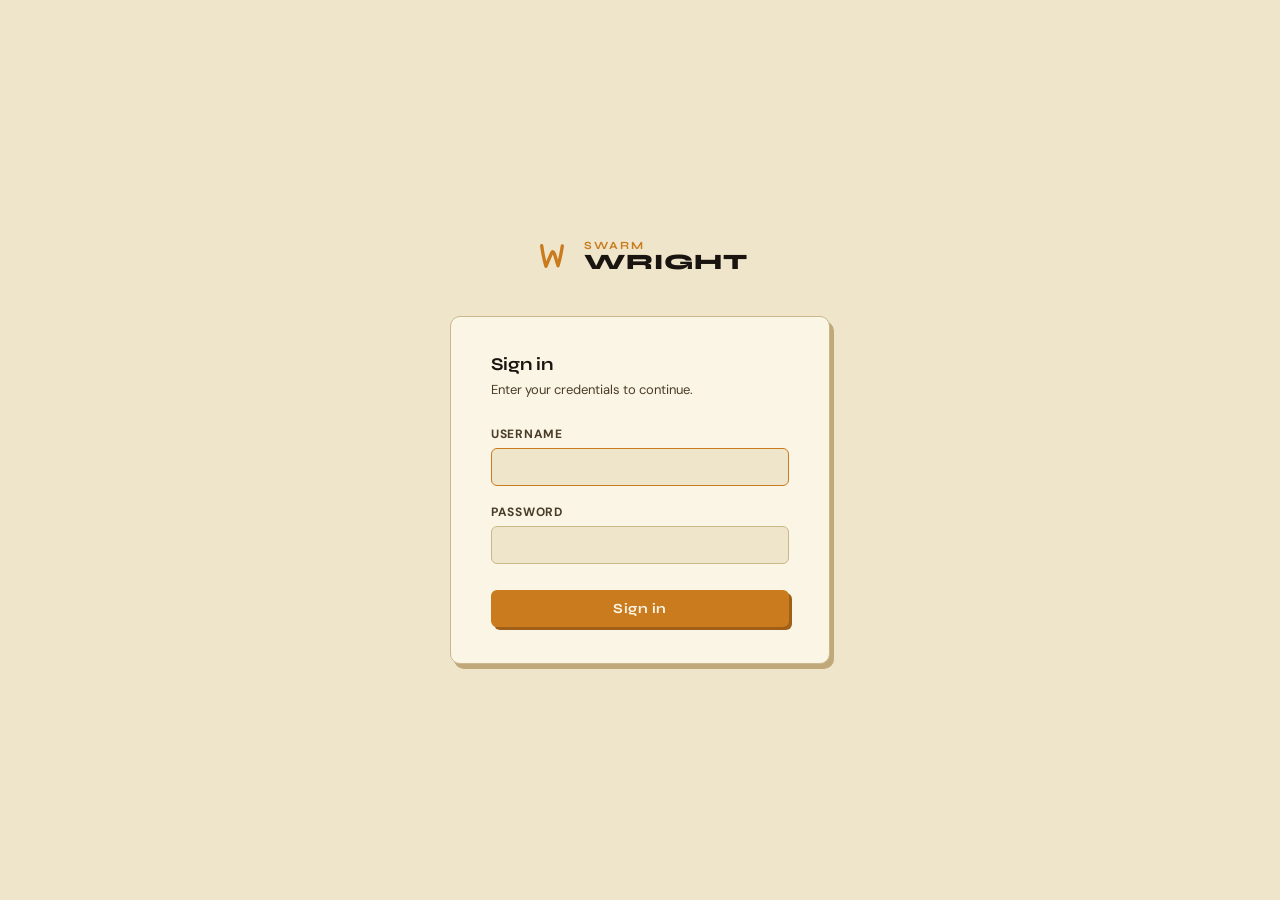
<file: app/static/login.html>
<!DOCTYPE html>
<html lang="en">
<head>
  <meta charset="utf-8">
  <meta name="viewport" content="width=device-width, initial-scale=1">
  <title>SwarmWright — Sign in</title>
  <link rel="icon" type="image/svg+xml" href="/static/favicon.svg">
  <link rel="preconnect" href="https://fonts.googleapis.com">
  <link rel="preconnect" href="https://fonts.gstatic.com" crossorigin>
  <link href="https://fonts.googleapis.com/css2?family=Syne:wght@700;800&family=DM+Sans:ital,wght@0,300;0,400;0,700&family=Caveat:wght@500&display=swap" rel="stylesheet">
  <style>
    *, *::before, *::after { box-sizing: border-box; margin: 0; padding: 0; }

    :root {
      --color-parchment: #EFE5CB;
      --color-card:      #FBF5E6;
      --color-ink:       #1A1410;
      --color-ink-soft:  #4A3C28;
      --color-ink-faint: #8A7A60;
      --color-primary:   #C97B1E;
      --color-cream-line:#C8B98A;
      --color-danger:    #a8423a;
      --shadow:          4px 5px 0 #C0A87A;
      --font-display:    'Syne', -apple-system, sans-serif;
      --font-sans:       'DM Sans', -apple-system, sans-serif;
      --font-hand:       'Caveat', cursive;
    }

    body {
      background: var(--color-parchment);
      font-family: var(--font-sans);
      color: var(--color-ink);
      min-height: 100vh;
      display: flex;
      flex-direction: column;
      align-items: center;
      justify-content: center;
      padding: 24px;
    }

    .brand {
      display: flex;
      align-items: center;
      gap: 12px;
      margin-bottom: 40px;
    }
    .brand-wordmark {
      display: flex;
      flex-direction: column;
      line-height: 1;
    }
    .brand-swarm {
      font-family: var(--font-display);
      font-size: 11px;
      font-weight: 700;
      letter-spacing: 0.18em;
      color: var(--color-primary);
      text-transform: uppercase;
    }
    .brand-name {
      font-family: var(--font-display);
      font-size: 22px;
      font-weight: 800;
      letter-spacing: 0.04em;
      color: var(--color-ink);
    }

    .card {
      background: var(--color-card);
      border: 1.5px solid var(--color-cream-line);
      border-radius: 10px;
      box-shadow: var(--shadow);
      padding: 36px 40px;
      width: 100%;
      max-width: 380px;
    }

    h1 {
      font-family: var(--font-display);
      font-size: 18px;
      font-weight: 700;
      margin-bottom: 6px;
    }
    .subtitle {
      font-size: 13px;
      color: var(--color-ink-soft);
      margin-bottom: 28px;
    }

    .field {
      margin-bottom: 18px;
    }
    label {
      display: block;
      font-size: 12px;
      font-weight: 700;
      letter-spacing: 0.06em;
      text-transform: uppercase;
      color: var(--color-ink-soft);
      margin-bottom: 6px;
    }
    input[type="text"],
    input[type="password"] {
      width: 100%;
      padding: 9px 12px;
      background: var(--color-parchment);
      border: 1.5px solid var(--color-cream-line);
      border-radius: 6px;
      font-family: var(--font-sans);
      font-size: 14px;
      color: var(--color-ink);
      outline: none;
      transition: border-color 0.15s;
    }
    input[type="text"]:focus,
    input[type="password"]:focus {
      border-color: var(--color-primary);
    }

    .btn {
      width: 100%;
      padding: 10px 0;
      background: var(--color-primary);
      color: #FBF5E6;
      border: none;
      border-radius: 6px;
      font-family: var(--font-display);
      font-size: 14px;
      font-weight: 700;
      letter-spacing: 0.04em;
      cursor: pointer;
      margin-top: 8px;
      box-shadow: 3px 3px 0 #a0601a;
      transition: opacity 0.15s, transform 0.1s;
    }
    .btn:hover { opacity: 0.9; }
    .btn:active { transform: translate(1px, 1px); box-shadow: 2px 2px 0 #a0601a; }
    .btn:disabled { opacity: 0.5; cursor: not-allowed; }

    .error-msg {
      background: #f9eded;
      border: 1.5px solid #c8a0a0;
      border-radius: 6px;
      padding: 10px 14px;
      font-size: 13px;
      color: var(--color-danger);
      margin-bottom: 18px;
      display: none;
    }
    .error-msg.visible { display: block; }
  </style>
</head>
<body>
  <div class="brand">
    <svg viewBox="-26 -26 132 128" width="40" height="40" xmlns="http://www.w3.org/2000/svg" aria-hidden="true" overflow="visible">
      <path d="M 6,4 C 9,26 14,52 20,72 C 25,60 33,40 40,26 C 47,13 55,60 60,70 C 66,50 71,26 74,5"
        fill="none" stroke="#C97B1E" stroke-width="11" stroke-linecap="round" stroke-linejoin="round"/>
    </svg>
    <div class="brand-wordmark">
      <span class="brand-swarm">Swarm</span>
      <span class="brand-name">WRIGHT</span>
    </div>
  </div>

  <div class="card">
    <h1>Sign in</h1>
    <p class="subtitle">Enter your credentials to continue.</p>

    <div class="error-msg" id="error-msg"></div>

    <form id="login-form" autocomplete="on">
      <div class="field">
        <label for="username">Username</label>
        <input type="text" id="username" name="username" autocomplete="username" autofocus required>
      </div>
      <div class="field">
        <label for="password">Password</label>
        <input type="password" id="password" name="password" autocomplete="current-password" required>
      </div>
      <button type="submit" class="btn" id="submit-btn">Sign in</button>
    </form>
  </div>

  <script>
    const form = document.getElementById('login-form');
    const errEl = document.getElementById('error-msg');
    const submitBtn = document.getElementById('submit-btn');

    form.addEventListener('submit', async (e) => {
      e.preventDefault();
      errEl.classList.remove('visible');
      submitBtn.disabled = true;
      submitBtn.textContent = 'Signing in…';

      const username = document.getElementById('username').value.trim();
      const password = document.getElementById('password').value;

      try {
        const res = await fetch('/api/v1/auth/login', {
          method: 'POST',
          headers: { 'Content-Type': 'application/json' },
          body: JSON.stringify({ username, password }),
        });
        const data = await res.json();
        if (res.ok) {
          const next = new URLSearchParams(location.search).get('next') || '/';
          location.href = next;
        } else {
          errEl.textContent = data?.error?.message || 'Login failed';
          errEl.classList.add('visible');
          submitBtn.disabled = false;
          submitBtn.textContent = 'Sign in';
        }
      } catch {
        errEl.textContent = 'Network error — please try again';
        errEl.classList.add('visible');
        submitBtn.disabled = false;
        submitBtn.textContent = 'Sign in';
      }
    });
  </script>
</body>
</html>
</file>
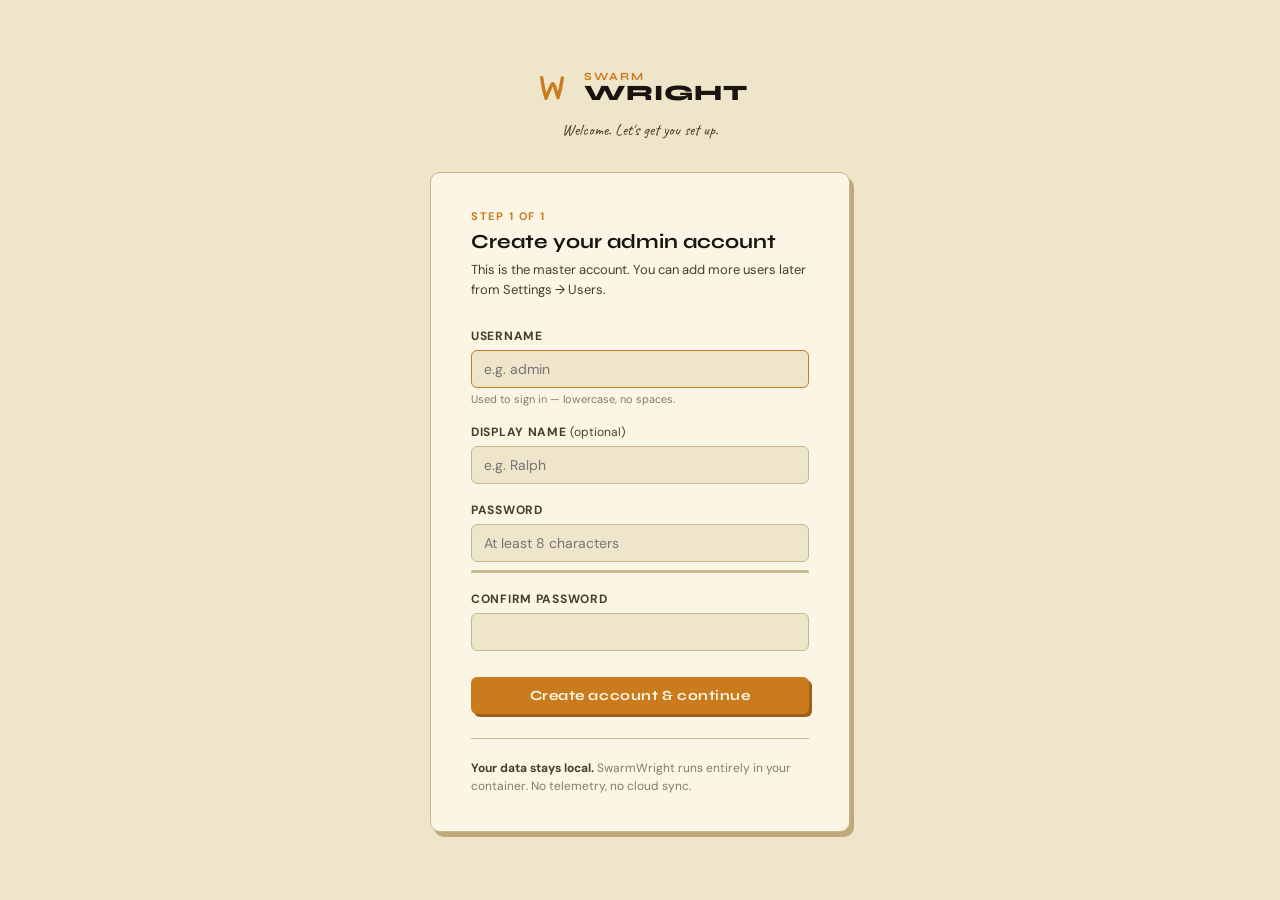
<file: app/static/setup.html>
<!DOCTYPE html>
<html lang="en">
<head>
  <meta charset="utf-8">
  <meta name="viewport" content="width=device-width, initial-scale=1">
  <title>SwarmWright — Setup</title>
  <link rel="icon" type="image/svg+xml" href="/static/favicon.svg">
  <link rel="preconnect" href="https://fonts.googleapis.com">
  <link rel="preconnect" href="https://fonts.gstatic.com" crossorigin>
  <link href="https://fonts.googleapis.com/css2?family=Syne:wght@700;800&family=DM+Sans:ital,wght@0,300;0,400;0,700&family=Caveat:wght@500&display=swap" rel="stylesheet">
  <style>
    *, *::before, *::after { box-sizing: border-box; margin: 0; padding: 0; }

    :root {
      --color-parchment: #EFE5CB;
      --color-card:      #FBF5E6;
      --color-ink:       #1A1410;
      --color-ink-soft:  #4A3C28;
      --color-ink-faint: #8A7A60;
      --color-primary:   #C97B1E;
      --color-cream-line:#C8B98A;
      --color-danger:    #a8423a;
      --color-success:   #4f7a4a;
      --shadow:          4px 5px 0 #C0A87A;
      --font-display:    'Syne', -apple-system, sans-serif;
      --font-sans:       'DM Sans', -apple-system, sans-serif;
      --font-hand:       'Caveat', cursive;
    }

    body {
      background: var(--color-parchment);
      font-family: var(--font-sans);
      color: var(--color-ink);
      min-height: 100vh;
      display: flex;
      flex-direction: column;
      align-items: center;
      justify-content: center;
      padding: 24px;
    }

    .brand {
      display: flex;
      align-items: center;
      gap: 12px;
      margin-bottom: 12px;
    }
    .brand-wordmark {
      display: flex;
      flex-direction: column;
      line-height: 1;
    }
    .brand-swarm {
      font-family: var(--font-display);
      font-size: 11px;
      font-weight: 700;
      letter-spacing: 0.18em;
      color: var(--color-primary);
      text-transform: uppercase;
    }
    .brand-name {
      font-family: var(--font-display);
      font-size: 22px;
      font-weight: 800;
      letter-spacing: 0.04em;
      color: var(--color-ink);
    }

    .tagline {
      font-family: var(--font-hand);
      font-size: 16px;
      color: var(--color-ink-soft);
      margin-bottom: 32px;
    }

    .card {
      background: var(--color-card);
      border: 1.5px solid var(--color-cream-line);
      border-radius: 10px;
      box-shadow: var(--shadow);
      padding: 36px 40px;
      width: 100%;
      max-width: 420px;
    }

    .step-label {
      font-size: 11px;
      font-weight: 700;
      letter-spacing: 0.14em;
      text-transform: uppercase;
      color: var(--color-primary);
      margin-bottom: 6px;
    }
    h1 {
      font-family: var(--font-display);
      font-size: 20px;
      font-weight: 700;
      margin-bottom: 6px;
    }
    .subtitle {
      font-size: 13px;
      color: var(--color-ink-soft);
      margin-bottom: 28px;
      line-height: 1.55;
    }

    .field {
      margin-bottom: 18px;
    }
    label {
      display: block;
      font-size: 12px;
      font-weight: 700;
      letter-spacing: 0.06em;
      text-transform: uppercase;
      color: var(--color-ink-soft);
      margin-bottom: 6px;
    }
    .field-hint {
      font-size: 11px;
      color: var(--color-ink-faint);
      margin-top: 4px;
    }
    input[type="text"],
    input[type="password"] {
      width: 100%;
      padding: 9px 12px;
      background: var(--color-parchment);
      border: 1.5px solid var(--color-cream-line);
      border-radius: 6px;
      font-family: var(--font-sans);
      font-size: 14px;
      color: var(--color-ink);
      outline: none;
      transition: border-color 0.15s;
    }
    input[type="text"]:focus,
    input[type="password"]:focus {
      border-color: var(--color-primary);
    }

    .strength-bar {
      height: 3px;
      border-radius: 2px;
      background: var(--color-cream-line);
      margin-top: 8px;
      overflow: hidden;
    }
    .strength-fill {
      height: 100%;
      border-radius: 2px;
      width: 0;
      transition: width 0.2s, background 0.2s;
    }

    .btn {
      width: 100%;
      padding: 10px 0;
      background: var(--color-primary);
      color: #FBF5E6;
      border: none;
      border-radius: 6px;
      font-family: var(--font-display);
      font-size: 14px;
      font-weight: 700;
      letter-spacing: 0.04em;
      cursor: pointer;
      margin-top: 8px;
      box-shadow: 3px 3px 0 #a0601a;
      transition: opacity 0.15s, transform 0.1s;
    }
    .btn:hover { opacity: 0.9; }
    .btn:active { transform: translate(1px, 1px); box-shadow: 2px 2px 0 #a0601a; }
    .btn:disabled { opacity: 0.5; cursor: not-allowed; }

    .error-msg {
      background: #f9eded;
      border: 1.5px solid #c8a0a0;
      border-radius: 6px;
      padding: 10px 14px;
      font-size: 13px;
      color: var(--color-danger);
      margin-bottom: 18px;
      display: none;
    }
    .error-msg.visible { display: block; }

    .divider {
      border: none;
      border-top: 1px solid var(--color-cream-line);
      margin: 24px 0 20px;
    }

    .note {
      font-size: 12px;
      color: var(--color-ink-faint);
      line-height: 1.5;
    }
    .note strong { color: var(--color-ink-soft); }
  </style>
</head>
<body>
  <div class="brand">
    <svg viewBox="-26 -26 132 128" width="40" height="40" xmlns="http://www.w3.org/2000/svg" aria-hidden="true" overflow="visible">
      <path d="M 6,4 C 9,26 14,52 20,72 C 25,60 33,40 40,26 C 47,13 55,60 60,70 C 66,50 71,26 74,5"
        fill="none" stroke="#C97B1E" stroke-width="11" stroke-linecap="round" stroke-linejoin="round"/>
    </svg>
    <div class="brand-wordmark">
      <span class="brand-swarm">Swarm</span>
      <span class="brand-name">WRIGHT</span>
    </div>
  </div>
  <p class="tagline">Welcome. Let's get you set up.</p>

  <div class="card">
    <div class="step-label">Step 1 of 1</div>
    <h1>Create your admin account</h1>
    <p class="subtitle">This is the master account. You can add more users later from Settings → Users.</p>

    <div class="error-msg" id="error-msg"></div>

    <form id="setup-form" autocomplete="off">
      <div class="field">
        <label for="username">Username</label>
        <input type="text" id="username" name="username" autocomplete="off" autofocus required
               placeholder="e.g. admin">
        <p class="field-hint">Used to sign in — lowercase, no spaces.</p>
      </div>
      <div class="field">
        <label for="display_name">Display name <span style="font-weight:400;text-transform:none;letter-spacing:0">(optional)</span></label>
        <input type="text" id="display_name" name="display_name" autocomplete="off"
               placeholder="e.g. Ralph">
      </div>
      <div class="field">
        <label for="password">Password</label>
        <input type="password" id="password" name="password" autocomplete="new-password" required
               placeholder="At least 8 characters">
        <div class="strength-bar"><div class="strength-fill" id="strength-fill"></div></div>
      </div>
      <div class="field">
        <label for="password2">Confirm password</label>
        <input type="password" id="password2" name="password2" autocomplete="new-password" required>
      </div>
      <button type="submit" class="btn" id="submit-btn">Create account &amp; continue</button>
    </form>

    <hr class="divider">
    <p class="note">
      <strong>Your data stays local.</strong> SwarmWright runs entirely in your container.
      No telemetry, no cloud sync.
    </p>
  </div>

  <script>
    const pwInput  = document.getElementById('password');
    const pw2Input = document.getElementById('password2');
    const fill     = document.getElementById('strength-fill');
    const errEl    = document.getElementById('error-msg');
    const form     = document.getElementById('setup-form');
    const btn      = document.getElementById('submit-btn');

    function scorePassword(pw) {
      if (pw.length < 8) return 0;
      let score = 1;
      if (pw.length >= 12) score++;
      if (/[A-Z]/.test(pw)) score++;
      if (/[0-9]/.test(pw)) score++;
      if (/[^A-Za-z0-9]/.test(pw)) score++;
      return score;
    }

    pwInput.addEventListener('input', () => {
      const s = scorePassword(pwInput.value);
      const colors = ['#C8B98A', '#e07040', '#d4a030', '#5a9050', '#2a8040'];
      fill.style.width  = (s * 20) + '%';
      fill.style.background = colors[s] || colors[0];
    });

    form.addEventListener('submit', async (e) => {
      e.preventDefault();
      errEl.classList.remove('visible');

      const username     = document.getElementById('username').value.trim().toLowerCase();
      const display_name = document.getElementById('display_name').value.trim();
      const password     = pwInput.value;
      const password2    = pw2Input.value;

      if (username.length < 2) {
        errEl.textContent = 'Username must be at least 2 characters';
        errEl.classList.add('visible'); return;
      }
      if (/\s/.test(username)) {
        errEl.textContent = 'Username must not contain spaces';
        errEl.classList.add('visible'); return;
      }
      if (password.length < 8) {
        errEl.textContent = 'Password must be at least 8 characters';
        errEl.classList.add('visible'); return;
      }
      if (password !== password2) {
        errEl.textContent = 'Passwords do not match';
        errEl.classList.add('visible'); return;
      }

      btn.disabled = true;
      btn.textContent = 'Creating account…';

      try {
        const res = await fetch('/api/v1/auth/setup', {
          method: 'POST',
          headers: { 'Content-Type': 'application/json' },
          body: JSON.stringify({ username, display_name: display_name || null, password }),
        });
        const data = await res.json();
        if (res.ok) {
          location.href = '/#onboarding';
        } else {
          errEl.textContent = data?.error?.message || 'Setup failed';
          errEl.classList.add('visible');
          btn.disabled = false;
          btn.textContent = 'Create account & continue';
        }
      } catch {
        errEl.textContent = 'Network error — please try again';
        errEl.classList.add('visible');
        btn.disabled = false;
        btn.textContent = 'Create account & continue';
      }
    });
  </script>
</body>
</html>
</file>
